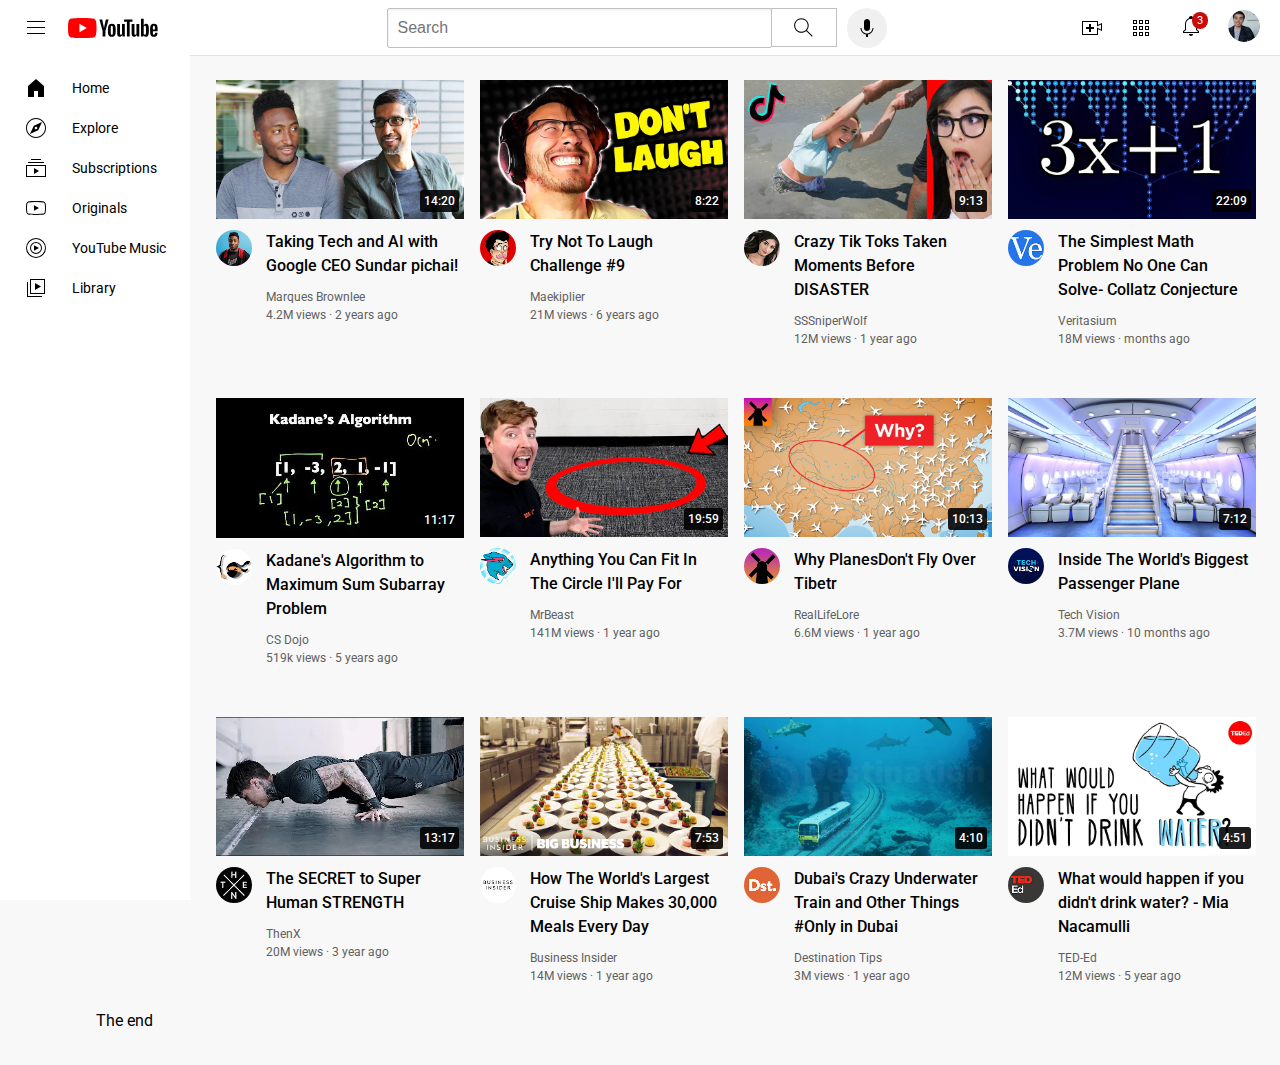
<file: index.html>
<!DOCTYPE html>
<html>
  <head>
    <title>Div2Youtube</title>
    <link rel="preconnect" href="https://fonts.googleapis.com">
    <link rel="preconnect" href="https://fonts.gstatic.com" crossorigin>
    <link href="https://fonts.googleapis.com/css2?family=Montserrat&family=Roboto:wght@400;500;700&display=swap" rel="stylesheet">
    <link rel="stylesheet" href="styles/video.css">
    <link rel="stylesheet" href="styles/general.css">
    <link rel="stylesheet" href="styles/header.css">
    <link rel="stylesheet" href="styles/sidebar.css">
  </head>
  <body>
    <header class="header">
      <div class="left-section">
        <img class="hamburger-menu" src="icons/hamburger-menu.svg">
        <img class="youtube-logo" src="icons/youtube-logo.svg"> 
      </div>
      <div class="middle-section">
        <input class="search-bar" type="text"
         placeholder="Search">
         <button class="search-button" title="Search">
          <img class="search-icon"  src="icons/search.svg">
        </button>
         <button class="voice-search-button" title="Search with your voice">
          <img class="voice-search-icon" src="icons/voice-search-icon.svg">
        </button>
      </div>
      <div class="right-section">
        <img class="upload-icon" title="Create" src="icons/upload.svg">
        <img class="youtube-apps-icon" title="YouTube-apps" src="icons/youtube-apps.svg">
        <div class="notification-class" title="Notifications">
          <img class="notification-icon" src="icons/notifications.svg">
          <div class="notification-number">3</div>
        </div>
        <a href="youtubeExercise1.html">
        <img class="current-user-picture" title="My Account" src="channel-pictures/my-channel.jpeg">
      </a>
      </div>
    </header>

    <nav class="sidebar">
      <div class="sidebar-link" title="Home">
        <img src="icons/home.svg">
        <div>Home</div>
      </div>
      <div class="sidebar-link" title="Explore">
        <img src="icons/explore.svg">
        <div>Explore</div>
      </div>
      <div class="sidebar-link" title="Subscriptions">
        <img  src="icons/subscriptions.svg">
        <div>Subscriptions</div>
      </div>
      <div class="sidebar-link" title="Originals">
        <img  src="icons/originals.svg">
        <div>Originals</div>
      </div>
      <div class="sidebar-link" title="YouTube Music">
        <img  src="icons/youtube-music.svg">
        <div>YouTube Music</div>
      </div>
      <div class="sidebar-link" title="Library">
        <img  src="icons/library.svg"> 
        <div>Library</div>
      </div>
    </nav>
    
    <main>
    <section class="video-grid">
<!--One-->
      <div class="video-preview">
        <div class="thumbnail-row">
          <a href="https://www.youtube.com/watch?v=n2RNcPRtAiY" target="_blank">
          <img class="thumbnail" src="thumbnails/thumbnail-1.webp">
          <div class="video-time">14:20</div></a>
        </div>
        <div class="video-info-grid">
          <div class="dp-one">
<!--popup window code start-->
            <div class="dp-container">
              <img class="dp1" src="channel-pictures/DP1.jpeg">
              <div class="popup">
                <div class="popup-dp">
                  <img class="dp2" src="channel-pictures/DP1.jpeg"></div>
                <div class="popup-detail">
                <div class="popup-dp-author">Marques Brownlee</div>
                <div class="popup-dp-subscribers">18.5M subscribers</div>
              </div>
              </div>
              </div>
<!--popup window code end-->
          </div>
        
          <div class="video-info">
            <p class="video-title">Taking Tech and AI with Google CEO Sundar pichai!</p>
            <p class="video-author">Marques Brownlee</p>
            <p class="video-stats">4.2M views &middot; 2 years ago</p>
          </div>
        </div>
      </div>
<!--TWO-->
      <div class="video-preview">
        <div class="thumbnail-row">
          <a href="https://www.youtube.com/watch?v=mP0RAo9SKZk" target="_blank">
          <img class="thumbnail" src="thumbnails/Don't laugh-2.webp">
          <div class="video-time">8:22</div></a>
        </div>
        <div class="video-info-grid">
          <div class="dp-one">
<!--popup window code start-->           
            <div class="dp-container">
              <img class="dp1" src="channel-pictures/DP2.jpeg">
              <div class="popup">
                <div class="popup-dp">
                  <img class="dp2" src="channel-pictures/DP2.jpeg"></div>
                <div class="popup-detail">
                <div class="popup-dp-author">Maekiplier</div>
                <div class="popup-dp-subscribers">36.4M subscribers</div>
              </div>
              </div>
              </div>
<!--popup window code end-->              
          </div>
          <div class="video-info">
            <p class="video-title">Try Not To Laugh Challenge #9</p>
            <p class="video-author">Maekiplier</p>
            <p class="video-stats">21M views &middot; 6 years ago</p>
          </div>
        </div>
      </div>
<!--Three-->     
      <div class="video-preview">
        <div class="thumbnail-row">
          <a href="https://www.youtube.com/watch?v=FgjPQQeTh1w" target="_blank">
          <img class="thumbnail" src="thumbnails/thumbnail-3.webp">
          <div class="video-time">9:13</div></a>
        </div>
        <div class="video-info-grid">
          <div class="dp-one">
            <img class="dp1" src="channel-pictures/DP3.jpeg">
          </div>
          <div class="video-info">
            <p class="video-title">Crazy Tik Toks Taken Moments Before DISASTER</p>
            <p class="video-author">SSSniperWolf</p>
            <p class="video-stats">12M views &middot; 1 year ago</p>
          </div>
        </div>
      </div>
<!--Four-->
      <div class="video-preview">
        <div class="thumbnail-row">
          <a href="https://www.youtube.com/watch?v=094y1Z2wpJg" target="_blank">
          <img class="thumbnail" src="thumbnails/thumbnail-4.webp">
          <div class="video-time">22:09</div></a>
        </div>
        <div class="video-info-grid">
          <div class="dp-one">
            <img class="dp1" src="channel-pictures/DP4.jpeg">
          </div>
          <div class="video-info">
            <p class="video-title">The Simplest Math Problem No One Can Solve- Collatz Conjecture </p>
            <p class="video-author">Veritasium</p>
            <p class="video-stats">18M views &middot; months ago</p>
          </div>
        </div>
      </div>
<!--Five-->
      <div class="video-preview">
        <div class="thumbnail-row">
          <a href="https://www.youtube.com/watch?v=86CQq3pKSUw" target="_blank">
          <img class="thumbnail" src="thumbnails/thumbnail-5.webp">
          <div class="video-time">11:17</div></a>
        </div>
        <div class="video-info-grid">
          <div class="dp-one">
            <img class="dp1" src="channel-pictures/DP5.jpeg">
          </div>
          <div class="video-info">
            <p class="video-title">Kadane's Algorithm to Maximum Sum Subarray Problem</p>
            <p class="video-author">CS Dojo</p>
            <p class="video-stats">519k views &middot; 5 years ago</p>
          </div>
        </div>
      </div>
<!--Six-->
      <div class="video-preview">
        <div class="thumbnail-row">
          <a href="https://www.youtube.com/watch?v=yXWw0_UfSFg" target="_blank">
          <img class="thumbnail" src="thumbnails/thumbnail-6.webp">
          <div class="video-time">19:59</div></a>
        </div>
        <div class="video-info-grid">
          <div class="dp-one">
            <img class="dp1" src="channel-pictures/DP6.jpeg">
          </div>
          <div class="video-info">
            <p class="video-title">Anything You Can Fit In The Circle I'll Pay For</p>
            <p class="video-author">MrBeast</p>
            <p class="video-stats">141M views &middot; 1 year ago</p>
          </div>
        </div>
      </div>
<!--Seven--> 
      <div class="video-preview">
        <div class="thumbnail-row">
          <a href="https://www.youtube.com/watch?v=fNVa1qMbF9Y" target="_blank">
          <img class="thumbnail" src="thumbnails/thumbnail-7.webp">
          <div class="video-time">10:13</div></a>
        </div>
        <div class="video-info-grid">
          <div class="dp-one">
            <img class="dp1" src="channel-pictures/DP7.jpeg">
          </div>
          <div class="video-info">
            <p class="video-title">Why PlanesDon't Fly Over Tibetr</p>
            <p class="video-author">RealLifeLore</p>
            <p class="video-stats">6.6M views &middot; 1 year ago</p>
          </div>
        </div>
      </div>  
<!--Eight-->  
      <div class="video-preview">
        <div class="thumbnail-row">
          <a href="https://www.youtube.com/watch?v=lFm4EM1juls" target="_blank">
          <img class="thumbnail" src="thumbnails/thumbnail-8.webp">
          <div class="video-time">7:12</div></a>
        </div>
        <div class="video-info-grid">
          <div class="dp-one">
            <img class="dp1" src="channel-pictures/DP8.jpeg">
          </div>
          <div class="video-info">
            <p class="video-title">Inside The World's Biggest Passenger Plane</p>
            <p class="video-author">Tech Vision</p>
            <p class="video-stats">3.7M views &middot; 10 months ago</p>
          </div>
        </div>
      </div> 
<!--Nine--> 
      <div class="video-preview">
        <div class="thumbnail-row">
          <a href="https://www.youtube.com/watch?v=ixmxOlcrlUc" target="_blank">
          <img class="thumbnail" src="thumbnails/thumbnail-9.webp">
          <div class="video-time">13:17</div></a>
        </div>
        <div class="video-info-grid">
          <div class="dp-one">
            <img class="dp1" src="channel-pictures/DP9.jpeg">
          </div>
          <div class="video-info">
            <p class="video-title">The SECRET to Super Human STRENGTH</p>
            <p class="video-author">ThenX</p>
            <p class="video-stats">20M views &middot; 3 year ago</p>
          </div>
        </div>
      </div>    
<!--Ten-->
      <div class="video-preview">
        <div class="thumbnail-row">
          <a href="https://www.youtube.com/watch?v=R2vXbFp5C9o" target="_blank">
          <img class="thumbnail" src="thumbnails/thumbnail-10.webp">
          <div class="video-time">7:53</div></a>
        </div>
        <div class="video-info-grid">
          <div class="dp-one">
            <img class="dp1" src="channel-pictures/DP10.jpeg">
          </div>
          <div class="video-info">
            <p class="video-title">How The World's Largest Cruise Ship Makes 30,000 Meals Every Day</p>
            <p class="video-author">Business Insider</p>
            <p class="video-stats">14M views &middot; 1 year ago</p>
          </div>
        </div>
      </div>  
<!--eleven-->  
      <div class="video-preview">
        <div class="thumbnail-row">
          <a href="https://www.youtube.com/watch?v=0nZuYyXET3s" target="_blank">
          <img class="thumbnail" src="thumbnails/thumbnail-11.webp">
          <div class="video-time">4:10</div></a>
        </div>
        <div class="video-info-grid">
          <div class="dp-one">
            <img class="dp1" src="channel-pictures/DP11.jpeg">
          </div>
          <div class="video-info">
            <p class="video-title">Dubai's Crazy Underwater Train and Other Things #Only in Dubai</p>
            <p class="video-author">Destination Tips</p>
            <p class="video-stats">3M views &middot; 1 year ago</p>
          </div>
        </div>
      </div>  
<!--twelve--> 
      <div class="video-preview">
        <div class="thumbnail-row">
          <a href="https://www.youtube.com/watch?v=9iMGFqMmUFs" target="_blank">
          <img class="thumbnail" src="thumbnails/thumbnail-12.webp">
          <div class="video-time">4:51</div></a>
        </div>
        <div class="video-info-grid">
          <div class="dp-one">
            <img class="dp1" src="channel-pictures/DP12.jpeg">
          </div>
          <div class="video-info">
            <p class="video-title">What would happen if you didn't drink water? - Mia Nacamulli</p>
            <p class="video-author">TED-Ed</p>
            <p class="video-stats">12M views &middot; 5 year ago</p>
          </div>
        </div>
      </div>                 
    </section>
    <p>The end</p>
    </main>
<br>
    <!--Exercise

    <div class="dogs">
      <img class="dog-white" src="thumbnails/dog1.jpg">
      <p class="name">Oliver</p>
      <div class="smallDP">
        <img class="dogDP" src="channel-pictures/DP2.jpeg">
      </div>
      <div class="smallDPinfo">
        <p class="mutual-friends">
          2 mutual friends
        </p>
      </div>
      <button class="add-friend-button">Add Friend</button>
    </div>

    <div class="dogs">
      <img class="dog-white" src="thumbnails/dog 2.jpg">
      <p class="name">Black</p>
      <p class="mutual-friends">
        6 mutual friends
      </p>
      <button class="add-friend-button">Add Friend</button>
    </div>

    <div class="dogs">
      <img class="dog-white" src="thumbnails/dog 3.png">
      <p class="name">Robert</p>
      <p class="mutual-friends">
        10 mutual friends
      </p>
      <button class="add-friend-button">Add Friend</button>
    </div>

    <div class="dogs">
      <img class="dog-white" src="thumbnails/dog 4.webp">
      <p class="name">Rose</p>
      <p class="mutual-friends">
        30 mutual friends
      </p>
      <button class="add-friend-button">Add Friend</button>
    </div>
-->
  </body>
</html>
</file>
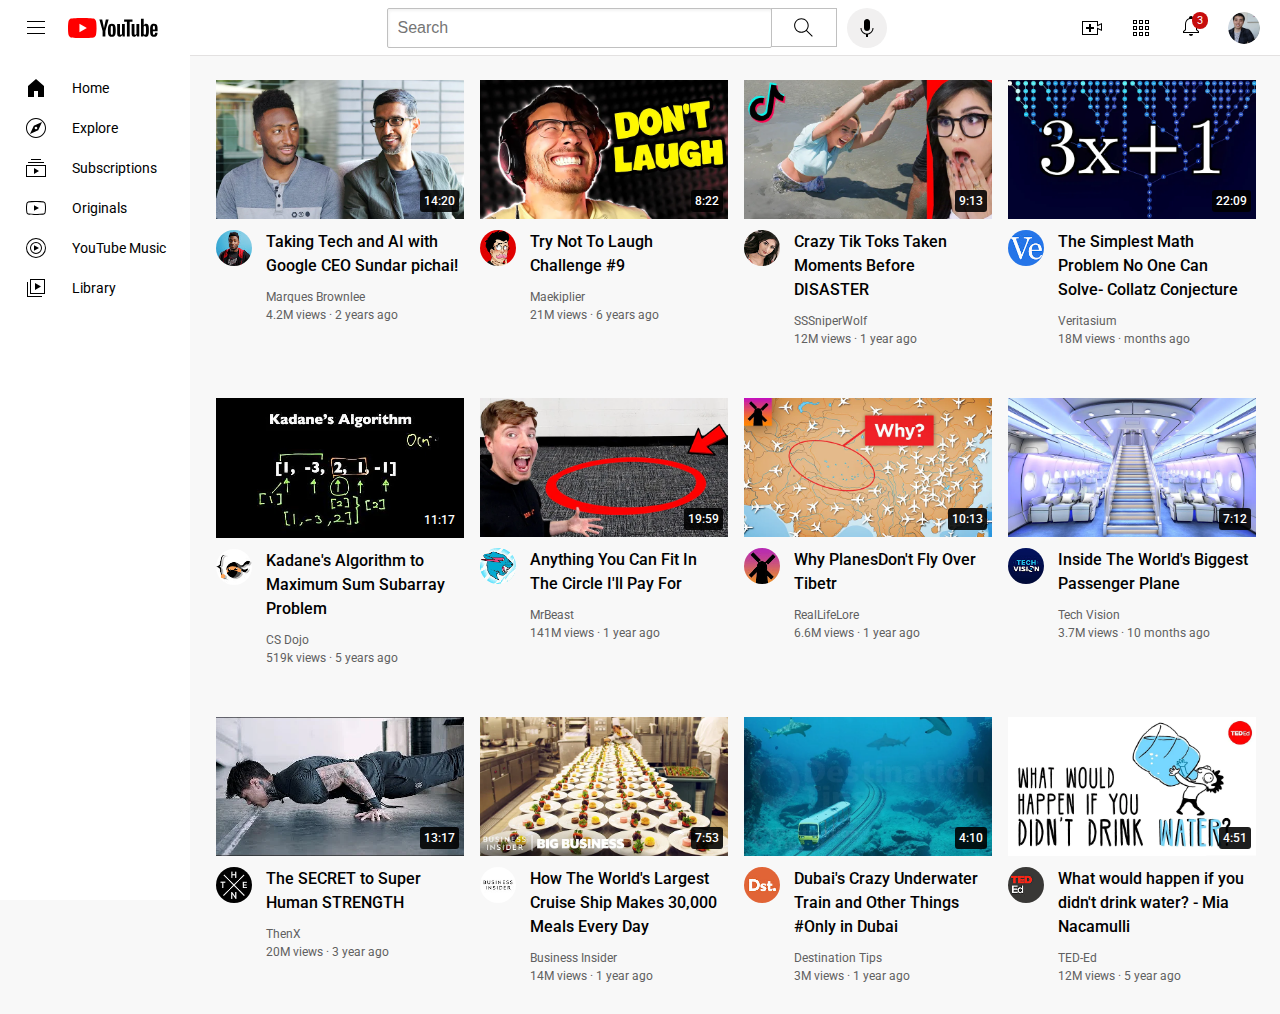
<file: div2youtube4.html>
<!DOCTYPE html>
<html>
  <head>
    <title>Div2Youtube</title>
    <link rel="preconnect" href="https://fonts.googleapis.com">
    <link rel="preconnect" href="https://fonts.gstatic.com" crossorigin>
    <link href="https://fonts.googleapis.com/css2?family=Montserrat&family=Roboto:wght@400;500;700&display=swap" rel="stylesheet">
    <link rel="stylesheet" href="styles/video.css">
    <link rel="stylesheet" href="styles/general.css">
    <link rel="stylesheet" href="styles/header.css">
    <link rel="stylesheet" href="styles/sidebar.css">
  </head>
  <body>
    <header class="header">
      <div class="left-section">
        <img class="hamburger-menu" src="icons/hamburger-menu.svg">
        <img class="youtube-logo" src="icons/youtube-logo.svg"> 
      </div>
      <div class="middle-section">
        <input class="search-bar" type="text"
         placeholder="Search">
         <button class="search-button" title="Search">
          <img class="search-icon"  src="icons/search.svg">
        </button>
         <button class="voice-search-button" title="Search with your voice">
          <img class="voice-search-icon" src="icons/voice-search-icon.svg">
        </button>
      </div>
      <div class="right-section">
        <img class="upload-icon" title="Create" src="icons/upload.svg">
        <img class="youtube-apps-icon" title="YouTube-apps" src="icons/youtube-apps.svg">
        <div class="notification-class" title="Notifications">
          <img class="notification-icon" src="icons/notifications.svg">
          <div class="notification-number">3</div>
        </div>
        
        <img class="current-user-picture" title="My Account" src="channel-pictures/my-channel.jpeg">
      </div>
    </header>

    <nav class="sidebar">
      <div class="sidebar-link" title="Home">
        <img src="icons/home.svg">
        <div>Home</div>
      </div>
      <div class="sidebar-link" title="Explore">
        <img src="icons/explore.svg">
        <div>Explore</div>
      </div>
      <div class="sidebar-link" title="Subscriptions">
        <img  src="icons/subscriptions.svg">
        <div>Subscriptions</div>
      </div>
      <div class="sidebar-link" title="Originals">
        <img  src="icons/originals.svg">
        <div>Originals</div>
      </div>
      <div class="sidebar-link" title="YouTube Music">
        <img  src="icons/youtube-music.svg">
        <div>YouTube Music</div>
      </div>
      <div class="sidebar-link" title="Library">
        <img  src="icons/library.svg"> 
        <div>Library</div>
      </div>
    </nav>
    
    <main>
    <section class="video-grid">
<!--One-->
      <div class="video-preview">
        <div class="thumbnail-row">
          <a href="https://www.youtube.com/watch?v=n2RNcPRtAiY" target="_blank">
          <img class="thumbnail" src="thumbnails/thumbnail-1.webp">
          <div class="video-time">14:20</div></a>
        </div>
        <div class="video-info-grid">
          <div class="dp-one">
<!--popup window code start-->
            <div class="dp-container">
              <img class="dp1" src="channel-pictures/DP1.jpeg">
              <div class="popup">
                <div class="popup-dp">
                  <img class="dp2" src="channel-pictures/DP1.jpeg"></div>
                <div class="popup-detail">
                <div class="popup-dp-author">Marques Brownlee</div>
                <div class="popup-dp-subscribers">18.5M subscribers</div>
              </div>
              </div>
              </div>
<!--popup window code end-->
          </div>
        
          <div class="video-info">
            <p class="video-title">Taking Tech and AI with Google CEO Sundar pichai!</p>
            <p class="video-author">Marques Brownlee</p>
            <p class="video-stats">4.2M views &middot; 2 years ago</p>
          </div>
        </div>
      </div>
<!--TWO-->
      <div class="video-preview">
        <div class="thumbnail-row">
          <a href="https://www.youtube.com/watch?v=mP0RAo9SKZk" target="_blank">
          <img class="thumbnail" src="thumbnails/Don't laugh-2.webp">
          <div class="video-time">8:22</div></a>
        </div>
        <div class="video-info-grid">
          <div class="dp-one">
<!--popup window code start-->           
            <div class="dp-container">
              <img class="dp1" src="channel-pictures/DP2.jpeg">
              <div class="popup">
                <div class="popup-dp">
                  <img class="dp2" src="channel-pictures/DP2.jpeg"></div>
                <div class="popup-detail">
                <div class="popup-dp-author">Maekiplier</div>
                <div class="popup-dp-subscribers">36.4M subscribers</div>
              </div>
              </div>
              </div>
<!--popup window code end-->              
          </div>
          <div class="video-info">
            <p class="video-title">Try Not To Laugh Challenge #9</p>
            <p class="video-author">Maekiplier</p>
            <p class="video-stats">21M views &middot; 6 years ago</p>
          </div>
        </div>
      </div>
<!--Three-->     
      <div class="video-preview">
        <div class="thumbnail-row">
          <a href="https://www.youtube.com/watch?v=FgjPQQeTh1w" target="_blank">
          <img class="thumbnail" src="thumbnails/thumbnail-3.webp">
          <div class="video-time">9:13</div></a>
        </div>
        <div class="video-info-grid">
          <div class="dp-one">
            <img class="dp1" src="channel-pictures/DP3.jpeg">
          </div>
          <div class="video-info">
            <p class="video-title">Crazy Tik Toks Taken Moments Before DISASTER</p>
            <p class="video-author">SSSniperWolf</p>
            <p class="video-stats">12M views &middot; 1 year ago</p>
          </div>
        </div>
      </div>
<!--Four-->
      <div class="video-preview">
        <div class="thumbnail-row">
          <a href="https://www.youtube.com/watch?v=094y1Z2wpJg" target="_blank">
          <img class="thumbnail" src="thumbnails/thumbnail-4.webp">
          <div class="video-time">22:09</div></a>
        </div>
        <div class="video-info-grid">
          <div class="dp-one">
            <img class="dp1" src="channel-pictures/DP4.jpeg">
          </div>
          <div class="video-info">
            <p class="video-title">The Simplest Math Problem No One Can Solve- Collatz Conjecture </p>
            <p class="video-author">Veritasium</p>
            <p class="video-stats">18M views &middot; months ago</p>
          </div>
        </div>
      </div>
<!--Five-->
      <div class="video-preview">
        <div class="thumbnail-row">
          <a href="https://www.youtube.com/watch?v=86CQq3pKSUw" target="_blank">
          <img class="thumbnail" src="thumbnails/thumbnail-5.webp">
          <div class="video-time">11:17</div></a>
        </div>
        <div class="video-info-grid">
          <div class="dp-one">
            <img class="dp1" src="channel-pictures/DP5.jpeg">
          </div>
          <div class="video-info">
            <p class="video-title">Kadane's Algorithm to Maximum Sum Subarray Problem</p>
            <p class="video-author">CS Dojo</p>
            <p class="video-stats">519k views &middot; 5 years ago</p>
          </div>
        </div>
      </div>
<!--Six-->
      <div class="video-preview">
        <div class="thumbnail-row">
          <a href="https://www.youtube.com/watch?v=yXWw0_UfSFg" target="_blank">
          <img class="thumbnail" src="thumbnails/thumbnail-6.webp">
          <div class="video-time">19:59</div></a>
        </div>
        <div class="video-info-grid">
          <div class="dp-one">
            <img class="dp1" src="channel-pictures/DP6.jpeg">
          </div>
          <div class="video-info">
            <p class="video-title">Anything You Can Fit In The Circle I'll Pay For</p>
            <p class="video-author">MrBeast</p>
            <p class="video-stats">141M views &middot; 1 year ago</p>
          </div>
        </div>
      </div>
<!--Seven--> 
      <div class="video-preview">
        <div class="thumbnail-row">
          <a href="https://www.youtube.com/watch?v=fNVa1qMbF9Y" target="_blank">
          <img class="thumbnail" src="thumbnails/thumbnail-7.webp">
          <div class="video-time">10:13</div></a>
        </div>
        <div class="video-info-grid">
          <div class="dp-one">
            <img class="dp1" src="channel-pictures/DP7.jpeg">
          </div>
          <div class="video-info">
            <p class="video-title">Why PlanesDon't Fly Over Tibetr</p>
            <p class="video-author">RealLifeLore</p>
            <p class="video-stats">6.6M views &middot; 1 year ago</p>
          </div>
        </div>
      </div>  
<!--Eight-->  
      <div class="video-preview">
        <div class="thumbnail-row">
          <a href="https://www.youtube.com/watch?v=lFm4EM1juls" target="_blank">
          <img class="thumbnail" src="thumbnails/thumbnail-8.webp">
          <div class="video-time">7:12</div></a>
        </div>
        <div class="video-info-grid">
          <div class="dp-one">
            <img class="dp1" src="channel-pictures/DP8.jpeg">
          </div>
          <div class="video-info">
            <p class="video-title">Inside The World's Biggest Passenger Plane</p>
            <p class="video-author">Tech Vision</p>
            <p class="video-stats">3.7M views &middot; 10 months ago</p>
          </div>
        </div>
      </div> 
<!--Nine--> 
      <div class="video-preview">
        <div class="thumbnail-row">
          <a href="https://www.youtube.com/watch?v=ixmxOlcrlUc" target="_blank">
          <img class="thumbnail" src="thumbnails/thumbnail-9.webp">
          <div class="video-time">13:17</div></a>
        </div>
        <div class="video-info-grid">
          <div class="dp-one">
            <img class="dp1" src="channel-pictures/DP9.jpeg">
          </div>
          <div class="video-info">
            <p class="video-title">The SECRET to Super Human STRENGTH</p>
            <p class="video-author">ThenX</p>
            <p class="video-stats">20M views &middot; 3 year ago</p>
          </div>
        </div>
      </div>    
<!--Ten-->
      <div class="video-preview">
        <div class="thumbnail-row">
          <a href="https://www.youtube.com/watch?v=R2vXbFp5C9o" target="_blank">
          <img class="thumbnail" src="thumbnails/thumbnail-10.webp">
          <div class="video-time">7:53</div></a>
        </div>
        <div class="video-info-grid">
          <div class="dp-one">
            <img class="dp1" src="channel-pictures/DP10.jpeg">
          </div>
          <div class="video-info">
            <p class="video-title">How The World's Largest Cruise Ship Makes 30,000 Meals Every Day</p>
            <p class="video-author">Business Insider</p>
            <p class="video-stats">14M views &middot; 1 year ago</p>
          </div>
        </div>
      </div>  
<!--eleven-->  
      <div class="video-preview">
        <div class="thumbnail-row">
          <a href="https://www.youtube.com/watch?v=0nZuYyXET3s" target="_blank">
          <img class="thumbnail" src="thumbnails/thumbnail-11.webp">
          <div class="video-time">4:10</div></a>
        </div>
        <div class="video-info-grid">
          <div class="dp-one">
            <img class="dp1" src="channel-pictures/DP11.jpeg">
          </div>
          <div class="video-info">
            <p class="video-title">Dubai's Crazy Underwater Train and Other Things #Only in Dubai</p>
            <p class="video-author">Destination Tips</p>
            <p class="video-stats">3M views &middot; 1 year ago</p>
          </div>
        </div>
      </div>  
<!--twelve--> 
      <div class="video-preview">
        <div class="thumbnail-row">
          <a href="https://www.youtube.com/watch?v=9iMGFqMmUFs" target="_blank">
          <img class="thumbnail" src="thumbnails/thumbnail-12.webp">
          <div class="video-time">4:51</div></a>
        </div>
        <div class="video-info-grid">
          <div class="dp-one">
            <img class="dp1" src="channel-pictures/DP12.jpeg">
          </div>
          <div class="video-info">
            <p class="video-title">What would happen if you didn't drink water? - Mia Nacamulli</p>
            <p class="video-author">TED-Ed</p>
            <p class="video-stats">12M views &middot; 5 year ago</p>
          </div>
        </div>
      </div>                 
    </section>
    </main>
<br>
    <!--Exercise

    <div class="dogs">
      <img class="dog-white" src="thumbnails/dog1.jpg">
      <p class="name">Oliver</p>
      <div class="smallDP">
        <img class="dogDP" src="channel-pictures/DP2.jpeg">
      </div>
      <div class="smallDPinfo">
        <p class="mutual-friends">
          2 mutual friends
        </p>
      </div>
      <button class="add-friend-button">Add Friend</button>
    </div>

    <div class="dogs">
      <img class="dog-white" src="thumbnails/dog 2.jpg">
      <p class="name">Black</p>
      <p class="mutual-friends">
        6 mutual friends
      </p>
      <button class="add-friend-button">Add Friend</button>
    </div>

    <div class="dogs">
      <img class="dog-white" src="thumbnails/dog 3.png">
      <p class="name">Robert</p>
      <p class="mutual-friends">
        10 mutual friends
      </p>
      <button class="add-friend-button">Add Friend</button>
    </div>

    <div class="dogs">
      <img class="dog-white" src="thumbnails/dog 4.webp">
      <p class="name">Rose</p>
      <p class="mutual-friends">
        30 mutual friends
      </p>
      <button class="add-friend-button">Add Friend</button>
    </div>
-->
  </body>
</html>
</file>
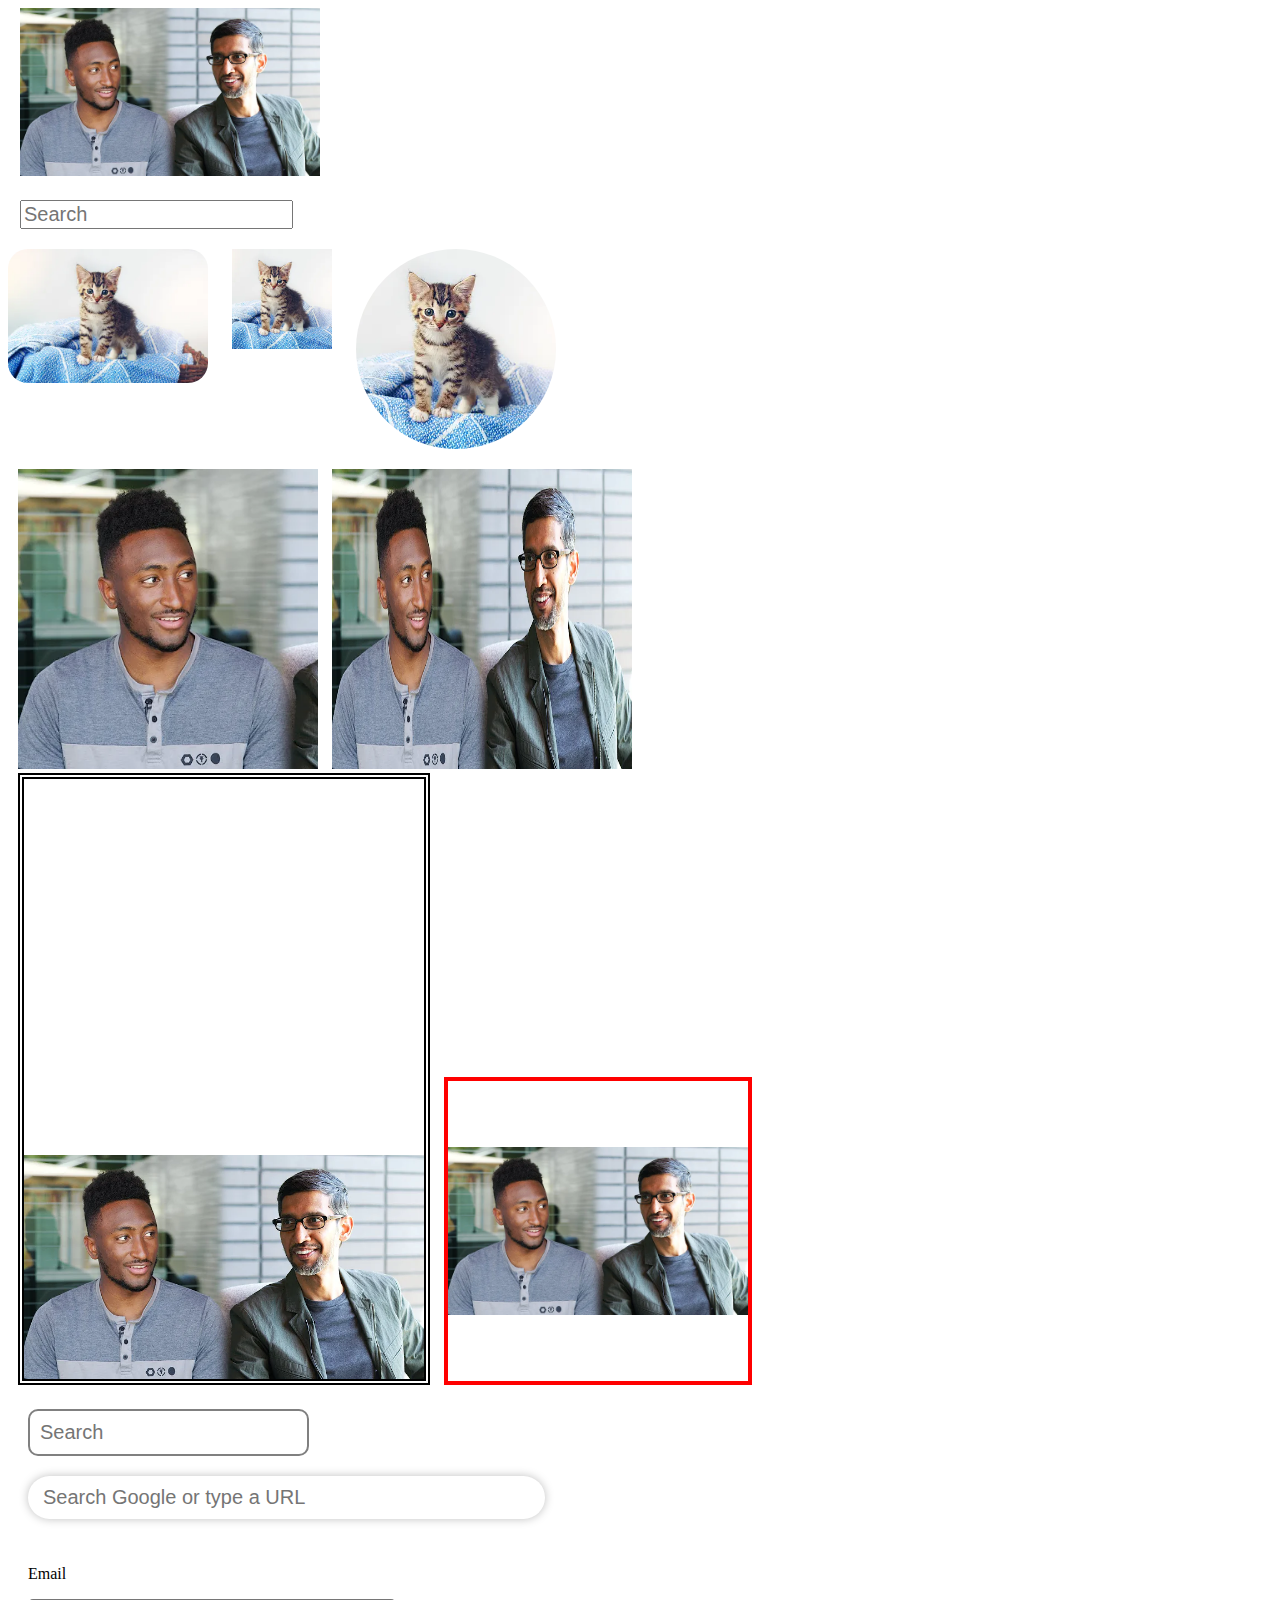
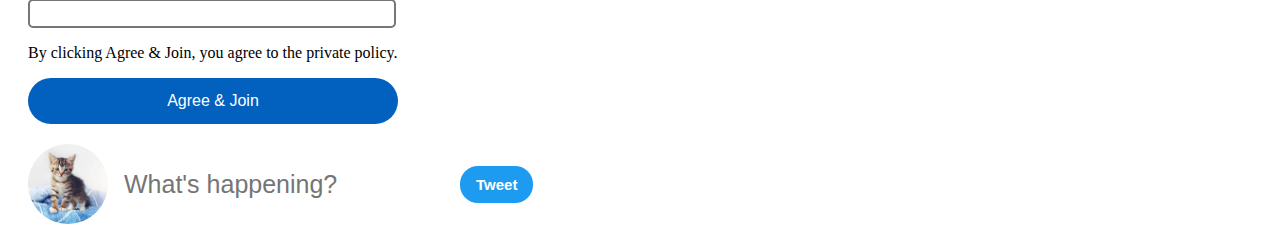
<file: youtubeExercise1.html>
<!DOCTYPE html>
<html>
  <head>
    <title>YouTube.com Clone</title>
    <style>
      .thumbnail{
        width: 300px;
        margin-left: 12px;
        cursor: pointer;
      }
      .search-bar{ 
       font-size: 20px;
       margin-left: 12px;
       margin-top: 20px;
       margin-bottom: 20px;
      }
      .cat1{
        width: 200px;
        border-radius: 20px;
        vertical-align: top;
         /*object-fit:contain;object-position:left*/
      }
      .cat2{
        width: 100px;
        height: 100px;
        object-fit: cover;
        object-position: center;
        vertical-align: top;
        margin-left: 20px;
      }
      .cat3{
        width: 200px;
        height: 200px;
        object-fit: cover;
        object-position: center;
        border-radius: 100px;
        vertical-align: top;
        margin-left: 20px;
        margin-bottom: 20px;
      }
      .thumbnail2{
        width: 300px;
        height: 300px;
        object-fit: cover;/*It will cover the given WxH px. And no any strink*/
        object-position: left;/*without this line object position in center*/
        margin-left: 10px;
      }
      .thumbnail3{
        width: 300px;
        height: 300px;
        margin-left: 10px;
        /*Without object-fit or object-position the image will be strinked within that px value.*/
      }
      .thumbnail4{
        width: 400px;
        height: 600px;
        object-fit: contain;/*No any strink*/
        object-position: left;/*this line could not work because width*/
        object-position: bottom;/*this line will work bacause height is 600px than width 400px*/
        margin-left: 10px;
        border-style: double;
        border-width: 6px;
        border-color: black;
      }
      .thumbnail5{
        width: 300px;
        height: 300px;
        object-fit: contain;
        object-position: center;
        border-style: solid;
        border-width: 4px;
        border-color: red;
        margin-left: 10px;
      }
      .search2{
        font-size: 20px;
        margin-left: 20px;
        margin-top: 20px;
        padding-top: 10px;
        padding-bottom: 10px;
        padding-left: 10px;
        border-radius: 10px; 
        border-style: solid;
        border-color: gray;
        color: black; 
      }
      .googlesearch{
        font-size: 20px;
        margin-left: 20px;
        margin-top: 20px;
        margin-bottom: 30px;
        border-radius: 30px;
        border: none;
        padding-top: 10px;
        padding-bottom: 10px;
        padding-left: 15px;
        width: 500px;
        box-shadow: 0 0px 10px rgba(0, 0, 0, 0.25);
      }
      .googlesearch:active{
        border-color: white;
      }
      /*LinkedIn signup*/
      .button{
        margin-left: 20px;
        width: 370px;
        margin-bottom: 20px;
        padding-top: 14px;
        padding-bottom: 14px;
        border-radius: 30px;
        color:white;
        background-color: rgb(2, 96, 190);
        border:none;
        font-size: 16px;
        cursor: pointer;
      }
      .tweetcat{
        width: 80px;
        height: 80px;
        object-fit:cover;
        border-radius: 40px;
        margin-left: 20px;
        vertical-align: middle;
      }
      .TweetButton{
        color: white;
  background-color: rgb(29, 155, 240);
  vertical-align: middle;
  padding-top:10px; 
  padding-bottom: 10px;
  padding-left: 16px;
  padding-right: 16px;
  border-radius: 18px;
  border: none;
  font-weight:bold;/*Font BOLD*/
  font-size: 15px;
  margin-left: 8px;
  cursor: pointer;
  transition: box-shadow 0.15s;
}
.TweetButton:hover{
  box-shadow:5px 5px 10px rgba(0, 0, 0, 0.15);
  /*Horizontal-5px, Vertical-5px, Blur-10px. In rgba-"a" means opacity or how see through it.*/
}
.TweetButton:active{
  opacity: 0.5;
}
.WH{
  border: none;
  margin-left: 10px;
  font-size: 25px;
  vertical-align: middle;
}
    </style>
  </head>
  <body>
<img class="thumbnail" title="Two person's are talking" src="thumbnails/thumbnail-1.webp">
<br>
<input class="search-bar" type="text" placeholder="Search">
<br>
<img class="cat1" src="thumbnails/cat.webp">

<img class="cat2" src="thumbnails/cat.webp">

<img class="cat3" src="thumbnails/cat.webp">

<br>
<img class="thumbnail2" src="thumbnails/thumbnail-1.webp">

<img class="thumbnail3" src="thumbnails/thumbnail-1.webp">
<br>
<img class="thumbnail4" src="thumbnails/thumbnail-1.webp">

<img class="thumbnail5" src="thumbnails/thumbnail-1.webp">
<br>
<input class="search2" type="text" placeholder="Search">
<br>
<input class="googlesearch" type="text" placeholder="Search Google or type a URL">
<br>

<p style="margin-left: 20px;">Email</p>
<input type="text" style="width: 360px; padding-top: 5px;padding-bottom: 5px;border-radius: 5px;border-style: solid; margin-left: 20px;">
<p style="margin-left: 20px;">
  By clicking Agree & Join, you agree to the private policy.
</p>
<button class="button">Agree & Join</button>
<br>
<!--Tweeter text box-->
<img class="tweetcat" src="thumbnails/cat.webp">
<input type="text" class="WH" placeholder="What's happening?">
<button class="TweetButton">Tweet</button>
</body>
</html>
</file>
<file: styles/video.css>
.thumbnail{
  width: 100%;
}
.thumbnail-row{
  margin-bottom: 8px;
  position: relative;
}
.video-title{
  font-weight: 500;
  line-height: 20px;
  margin-top: 0px;
  font-size: 14px;
  margin-bottom: 10px;
}
.video-author{
  font-size: 12px;
  font-weight: 400;
  color: rgb(96, 96, 96);
  margin-bottom: 4px;
}
.video-stats{
  font-size: 12px;
  font-weight: 400;
  color: rgb(96, 96, 96);
  margin-top: 0px;
}

.video-time{
  background-color: rgba(0, 0, 0, 0.884);
  color: white;
  position: absolute;
  bottom: 10px;
  right: 5px;
  border-radius: 3px;
  font-size: 12px;
  font-weight: 500;
  padding: 4px;
}  
.video-info-grid{
  display: grid;
  grid-template-columns: 50px 1fr; 
}

.video-grid{
  display: grid;
  column-gap: 16px;
  grid-template-columns: 1fr 1fr 1fr;
  row-gap: 40px;
}
@media (max-width: 750px) {
  .video-grid {
    grid-template-columns: 1fr 1fr;
  }
}
@media (min-width:751px) and (max-width:999px){
  .video-grid {
    grid-template-columns: 1fr 1fr 1fr;
  }
}

@media (min-width:1000px) {
  .video-grid {
    grid-template-columns: 1fr 1fr 1fr 1fr;
  }
}

@media (min-width:1000px){
  .video-title{
    font-size: 16px;
    line-height: 24px;
  }
  .video-grid{
    font-size: 14px;
  }
}
@media (max-width:1200.2){
  .video-grid{
    padding-left: 96px;
  }
}
.dp1{
  border-radius: 25px;
  width:36px;
  cursor: pointer; 
}
.dp-one{
  position: relative;
}
.dp-container{
  position: relative;
  display: inline-block;
}
.popup{
  position: absolute;
  display: flex;
  box-shadow: 2px 3px 10px rgba(0, 0, 0, 0.3);
  border-radius: 6px;
  padding:12px 12px;
  width: 200px;
  background-color: white;
  opacity: 0; 
  transition: opacity 0.15s;
  pointer-events:none;
  align-items: center;
  z-index: 300;
  top:40px;
}
.dp-container:hover .popup{
  opacity: 1;
}
.dp2{
  width: 50px;
  height: 50px;
  border-radius: 25px;
  margin-right: 8px;
}
.popup-detail{
  flex: 1;
}
.popup-dp-author{
  font-weight: bold;
  font-size: 16px;
  margin-bottom: 4px;

}
.popup-dp-subscribers{
  font-size: 14px;
  color: rgb(101, 100, 100);
}


/*Exercise*/

.dogs{
box-shadow: 0 0 5px rgba(0, 0, 0, 0.3);
width: 200px;
margin-left: 10px;
display: inline-block;
margin-top: 10px;
}
.dog-white{
width: 200px;
height: 200px;
object-fit: cover;
margin-bottom: 12px;
}
.name{
font-size: 18px;
font-weight: bold;
margin-left: 8px;
margin-bottom: 4px;
}
.mutual-friends{
color: rgb(100, 100, 100);
margin-left: 8px;
margin-bottom: 12px;
}
.add-friend-button{
color: white;
background-color: rgb(7, 100, 223);
border-radius: 4px;
padding-top: 10px;
padding-bottom: 10px;
border: none;
padding-left: 20px;
padding-right: 20px;
font-size: 16px;
margin-left: 8px;
margin-bottom: 10px;
}
.add-friend-button:hover{
opacity: 0.8;
cursor: pointer;
}
.add-friend-button:active{
opacity: 0.5;
}
.smallDP,.smallDPinfo{
display: inline-block;
margin-bottom: 5px;
}
.dogDP{
width: 40px;
border-radius: 25px;
margin-left: 8px;
margin-top: 3px;
}
.smallDPinfo{
vertical-align: top;
}
</file>
<file: styles/general.css>
.p{
  margin-top: 0;
  margin-bottom: 0;
}
body{
   
  font-family: Roboto,Arial;
  margin: 0;
  padding-top:80px;
  padding-left: 96px;
  padding-right: 24px;
  background-color: rgb(248, 248, 248);
}
</file>
<file: styles/header.css>
.header{
  z-index: 100;
  height: 55px;
  display: flex;
  justify-content: space-between;
  position: fixed;
  top: 0;
  left: 0;
  right: 0;
  background-color: white;
  border-bottom-width:1px ;
  border-bottom-style: solid;
  border-bottom-color:rgb(227, 225, 225) ;
}
.left-section{
  align-items: center;
  display: flex;
}
.hamburger-menu{
  height: 24px;
  margin-left: 24px;
  margin-right: 20px;
}
.youtube-logo{
  height: 20px;
}
.middle-section{
  flex: 1;
  display: flex;
  align-items: center;
  margin-left: 70px;
  margin-right: 35px;
  max-width: 500px;/*maximum width of middle section when expanded*/
}
.search-bar{
  flex: 1;
  height: 36px;
  padding-left: 10px;
  font-size: 16px; 
  border-radius: 2px;
  border: 1px solid rgb(192, 192, 192);
  box-shadow: inset 1px 2px 3px rgba(0, 0, 0, 0.05);
  width: 0;/*helps to shrink the search bar as small as possible*/
}
.search-bar::placeholder{/*used to alter placeholder style in input*/
  font-size: 16px;
}
.search-bar:active{
  border:  1px solid lightblue
}
.search-icon{
  height: 25px;
}
.search-button{
  height: 39px;
  width: 66px;
  border-color: rgb(192, 192, 192);
  background-color: white;
  border-width: 1px;
  border-style: solid;
  margin-left: -1px;
  margin-right: 10px;
}
.search-button:hover{
  background-color: rgba(239, 236, 236, 0.811);
}
.voice-search-button{
  height: 40px;
  width: 40px;
  border-radius: 20px;
  border: none;
  background-color:rgb(241, 240, 240) ;
}
.search-button, .voice-search-button{
  display: flex;
  justify-content: center;
  align-items: center;
  position:relative
}
.voice-search-icon{
  height: 24px;
}
.right-section{
  width: 180px;
  display: flex;
  align-items: center;
  justify-content: space-between;
  margin-right: 20px;
  flex-shrink: 0;/*Don't shrink,it keeps the space between the icons as constant*/
}
.upload-icon{
  height: 24px;

}
.youtube-apps-icon{
  height: 24px;
}
.notification-icon{
  height: 24px;
}
.notification-class{
  position: relative;
}
.notification-number{
  position: absolute;
  top: -2px;
  right: -5px;
  background-color: rgb(199, 13, 13);
  color: white;
  border-radius: 10px;
  font-size: 11px;
  padding-right: 5px;
  padding-left: 5px;
  padding-top: 2px;
  padding-bottom: 2px;

}
.current-user-picture{
  height: 32px;
  border-radius: 16px;
}
</file>
<file: styles/sidebar.css>
@media (max-width:1200px){
.sidebar{
  position: fixed;
  left: 0;
  bottom: 0;
  top: 55px;
  background-color: white;
  width: 72px;
  z-index: 200;
  padding-top: 5px;
}
.sidebar-link{
  height: 74px;
  display: flex;
  justify-content: center;
  align-items: center;
  flex-direction: column;/*This is ues to appear icon and text  in same column*/
  cursor: pointer;
}
.sidebar-link:hover{
  background-color: rgb(235, 235, 235);
}

.sidebar-link img {
  height: 24px;
  margin-bottom: 4px;
}

.sidebar-link div{
  font-size: 10px;
}
}
@media (min-width:1200.1px){
  .sidebar{
    position: fixed;
    left: 0;
    bottom: 0;
    top: 55px;
    background-color: white;
    z-index: 200;
    padding-top: 13px;
  }
  .sidebar-link{
    display: flex;
    align-items: center;
    cursor: pointer;
    padding: 8px 24px;
  }
  .sidebar-link:hover{
    background-color: rgb(235,235,235);
  }
  .sidebar-link img{
    height: 24px;
    margin-right: 24px;
  }
  .sidebar-link div{
    font-size: 14px;
  }
  .video-grid{
    padding-left: 120px;
  }
}
</file>
